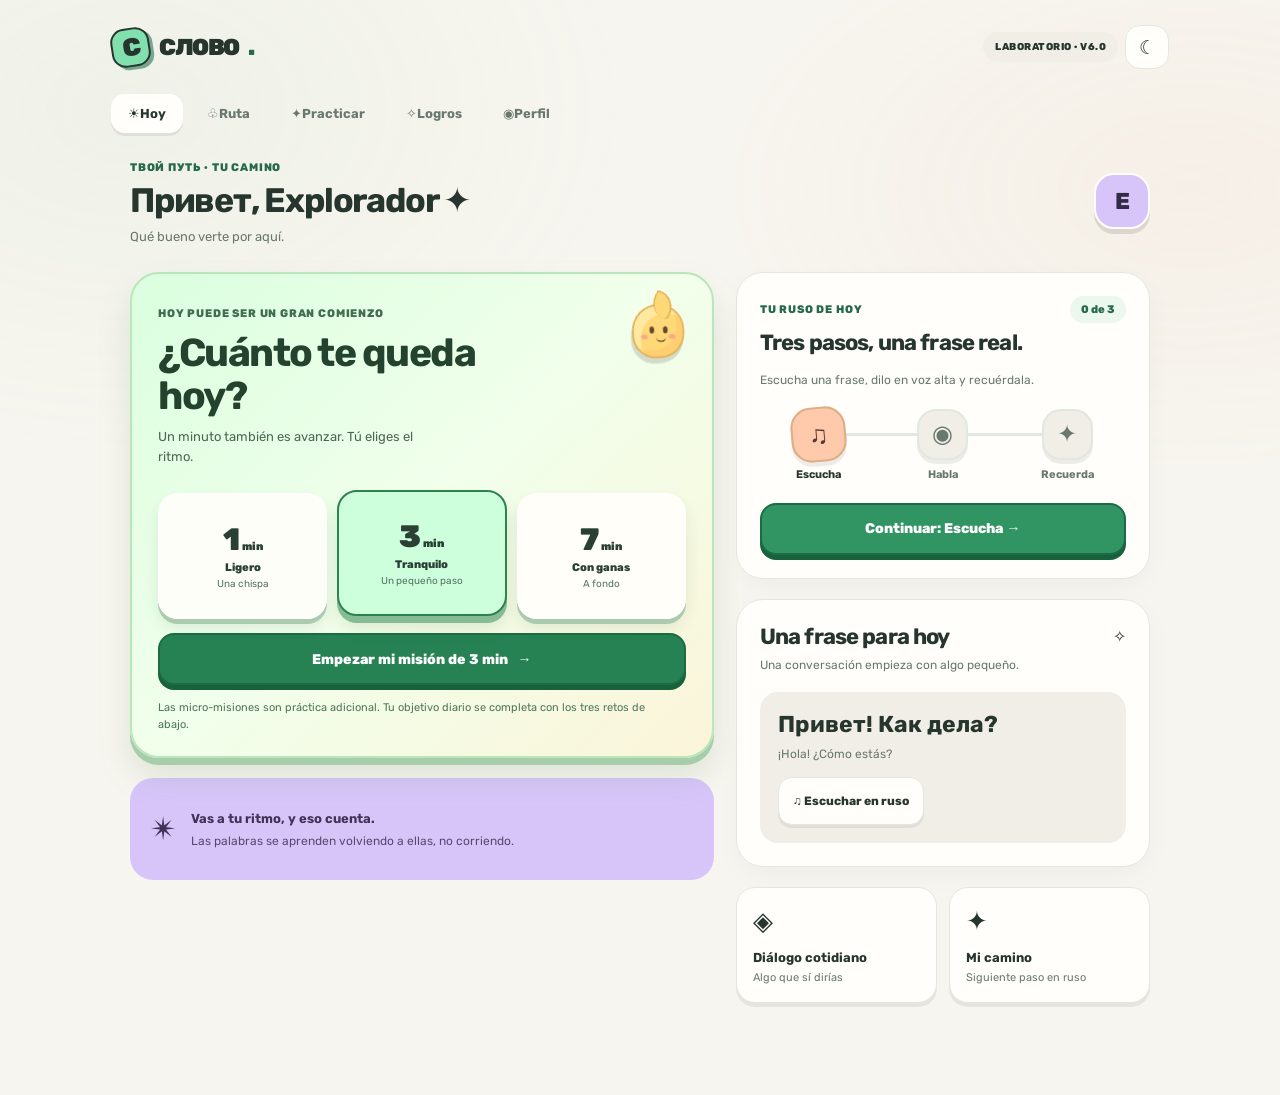
<file: prototypes/slovo-6/index.html>
<!doctype html>
<html lang="es">
<head>
<meta charset="UTF-8">
<meta name="viewport" content="width=device-width,initial-scale=1,viewport-fit=cover">
<meta name="theme-color" content="#f7f5ef">
<meta name="description" content="Prototipo interactivo independiente del diseño СЛОВО 6.0. No conectado con las cuentas reales.">
<title>СЛОВО 6.0 · Laboratorio de diseño</title>
<link rel="preconnect" href="https://fonts.googleapis.com">
<link rel="preconnect" href="https://fonts.gstatic.com" crossorigin>
<link href="https://fonts.googleapis.com/css2?family=Rubik:wght@400;500;600;700;800;900&display=swap" rel="stylesheet">
<style>
:root{font-family:Rubik,-apple-system,BlinkMacSystemFont,"Segoe UI",sans-serif;font-synthesis:none;color-scheme:light;--bg:#f7f5ef;--panel:#fffefa;--panel2:#f0eee6;--ink:#26352d;--muted:#69796f;--line:#e0e8df;--mint:#82e0af;--mintdeep:#276a4b;--peach:#ffc9ac;--lilac:#d7c5fa;--sky:#b2e2f9;--shadow:0 5px 0 #d9ded5,0 18px 35px #6b70661a;--hover:0 3px 0 #cdd3cb,0 9px 19px #6b706623;--soft:#ecf7ed;--nav:#fffefa;--focus:#173f2d}
:root[data-theme=dark]{color-scheme:dark;--bg:#111e20;--panel:#203032;--panel2:#172629;--ink:#f3f7f1;--muted:#b4c6c0;--line:#385150;--mint:#8be8bb;--mintdeep:#a5ffcf;--peach:#a96451;--lilac:#6b5d91;--sky:#456e86;--shadow:0 5px 0 #122125,0 18px 35px #08121155;--hover:0 3px 0 #0d1a1b,0 9px 19px #09121266;--soft:#254a3d;--nav:#1b2b2d;--focus:#bfffe0}
*{box-sizing:border-box}html{min-height:100%;scroll-behavior:smooth}body{margin:0;min-height:100vh;background:var(--bg);color:var(--ink);padding:env(safe-area-inset-top,0px) 0 calc(92px + env(safe-area-inset-bottom,0px));transition:background-color .22s,color .22s}
body:before{content:"";position:fixed;pointer-events:none;inset:0;opacity:.5;background:radial-gradient(ellipse at 10% 12%,#97d3a928,transparent 31%),radial-gradient(ellipse at 93% 21%,#efb59129,transparent 28%)}button,input{font:inherit}button{color:inherit;cursor:pointer;-webkit-tap-highlight-color:transparent;touch-action:manipulation}button:focus-visible,input:focus-visible{outline:3px solid var(--focus);outline-offset:3px}button:disabled{cursor:default;opacity:.7}h1,h2,h3,p{margin:0}p{line-height:1.52}a{color:var(--mintdeep)}
.layout{width:min(1110px,100%);margin:0 auto;position:relative;padding:0 26px}
.top{display:flex;align-items:center;justify-content:space-between;gap:12px;min-height:94px}
.wordmark{display:flex;align-items:center;gap:9px;font-size:23px;font-weight:900;letter-spacing:-1.4px}
.wordmark .symbol{display:grid;place-items:center;width:39px;height:39px;background:var(--mint);border:2px solid var(--ink);border-radius:14px;font-size:25px;transform:rotate(-9deg);box-shadow:3px 3px 0 #77a68c}
.toptools{display:flex;gap:7px;align-items:center}.pill-demo{padding:9px 12px;border-radius:30px;background:var(--panel2);font-size:10px;font-weight:800;letter-spacing:.05em}.icon-btn{border:1px solid var(--line);border-radius:15px;background:var(--panel);height:44px;min-width:44px;font-size:19px}
.desktop-tabs{display:flex;align-items:center;gap:7px;margin:0 0 23px}.desktop-tabs button{background:transparent;color:var(--muted);border:0;border-radius:14px;padding:12px 17px;font-size:13px;font-weight:700}.desktop-tabs button.active{background:var(--panel);color:var(--ink);box-shadow:0 3px 0 #00000012}
.page{max-width:1020px;margin:0 auto;min-height:620px;animation:enter .24s both}
.eyebrow{color:var(--mintdeep);font-weight:800;font-size:11px;letter-spacing:.075em;text-transform:uppercase}
.hello{display:flex;justify-content:space-between;align-items:center;gap:10px;margin:8px 0 25px}.hello h1{font-size:clamp(27px,3vw,34px);letter-spacing:-1.2px;margin:6px 0 5px;line-height:1.2}.subtle{color:var(--muted);font-size:13px}.avatar{display:grid;place-items:center;overflow:hidden;width:56px;height:56px;border-radius:20px;background:var(--lilac);color:#332b46;border:2px solid var(--panel);box-shadow:0 5px 0 #0000001c;font-size:23px;font-weight:800}.avatar img{width:100%;height:100%;object-fit:cover}.avatar.big{width:98px;height:98px;font-size:37px;border-radius:31px}.avatar:active{transform:translateY(2px)}
.home-grid{display:grid;grid-template-columns:minmax(0,1.17fr) minmax(0,.83fr);align-items:start;gap:22px}
.stack{display:grid;gap:20px}.section-card{background:var(--panel);border:1.5px solid var(--line);border-radius:27px;padding:23px;box-shadow:0 9px 27px #00000008}.section-card h2{font-size:22px;letter-spacing:-.85px}.section-sub{font-size:12px;color:var(--muted);margin-top:6px}
.hero{background:linear-gradient(138deg,#daffdf,#f1ffeb 49%,#fbf5d9);position:relative;color:#24432e;border:2px solid #b9e6bb;border-radius:29px;padding:28px 26px 23px;overflow:hidden;box-shadow:0 7px 0 #a7cdab,0 19px 32px #6a99642e}
:root[data-theme=dark] .hero{background:linear-gradient(130deg,#21483d,#2b5243 70%,#3c4839);border-color:#557b68;color:#f2fff3;box-shadow:0 7px 0 #112f28,0 19px 32px #0005}
.hero .eyebrow{color:#416d51}:root[data-theme=dark] .hero .eyebrow{color:#c3f7dc}
.hero h2{font-size:clamp(29px,3.4vw,39px);letter-spacing:-1.5px;line-height:1.12;margin:11px 0 8px;max-width:385px;position:relative;z-index:1}.hero .lead{font-size:13px;max-width:280px;opacity:.8;position:relative;z-index:1}
.iskra{position:relative;display:grid;place-items:center;flex:none;width:82px;height:90px;filter:drop-shadow(0 7px 0 #0002);transform-origin:center 85%}
.iskra-core{height:68px;width:66px;background:#ffd978;border:2px solid #e3ac51;border-radius:49% 48% 46% 44%;transform:rotate(-13deg);position:relative;box-shadow:inset -8px -8px 0 #ffbf676b, inset 9px 10px 0 #fff4bd9c}
.iskra-core:before{content:"";position:absolute;width:24px;height:28px;left:23px;top:-16px;background:#ffd978;border:2px solid #e3ac51;border-bottom:0;border-radius:4px 100% 8px 100%;transform:rotate(28deg);z-index:-1}
.eye{width:6px;height:9px;background:#64472f;border-radius:50%;position:absolute;top:26px}.eye.left{left:20px}.eye.right{right:19px}.mouth{position:absolute;top:39px;left:28px;width:13px;height:7px;border-bottom:2px solid #64472f;border-radius:0 0 90px 90px}.cheek{width:9px;height:6px;border-radius:50%;background:#fc9c8b;position:absolute;top:36px;opacity:.8}.cheek.left{left:9px}.cheek.right{right:9px}
.iskra.floating{position:absolute;right:18px;top:5px;transform:rotate(12deg) scale(.79)}.iskra.floating.motion{animation:bob 3.8s ease-in-out infinite}.iskra:hover{animation:wiggle .5s both}
.modes{display:grid;grid-template-columns:repeat(3,minmax(0,1fr));gap:10px;margin:27px 0 14px;position:relative;z-index:1}
.mode{border:2px solid #ffffff90;background:#fffefaed;color:#2b4034;text-align:center;border-radius:20px;min-height:126px;box-shadow:0 5px 0 #aacbae,0 9px 15px #334c391a;transition:transform .13s,box-shadow .13s,border-color .13s;padding:14px 4px;display:flex;align-items:center;justify-content:center;flex-direction:column;gap:4px}
:root[data-theme=dark] .mode{background:#254236;color:#edfff2;border-color:#517965;box-shadow:0 5px 0 #18342b}
.mode:active,.raised:active{transform:translateY(4px);box-shadow:0 1px 0 #0002!important}
.mode[aria-pressed=true]{border-color:#2e8250;background:#ceffdd;transform:translateY(-3px);box-shadow:0 7px 0 #85bc96,0 12px 16px #527a4f26}
:root[data-theme=dark] .mode[aria-pressed=true]{background:#355f46;border-color:#baffcc}
.mode strong{font-size:31px;font-weight:900;line-height:1.1}.mode strong small{font-size:11px}.mode .mode-label{font-size:11px;font-weight:800}.mode .mode-note{font-size:10px;color:#547361}
:root[data-theme=dark] .mode .mode-note{color:#c9dfd1}
.primary{display:flex;align-items:center;justify-content:center;gap:9px;text-align:center;width:100%;min-height:52px;border:2px solid #1d6b44;border-radius:16px;background:#319563;color:#fff;font-weight:800;font-size:14px;box-shadow:0 5px 0 #17623d;transition:transform .13s,box-shadow .13s,background .15s}
.primary:hover{background:#287d51}.primary:active{transform:translateY(4px);box-shadow:0 1px 0 #17623d}.primary:disabled{opacity:.7}
.hero .primary{background:#268252}.micro-clarity{font-size:11px;line-height:1.5;margin-top:15px;color:#4f765c;max-width:520px}:root[data-theme=dark] .micro-clarity{color:#b6dbcb}
.mini-label{font-size:10px;font-weight:800;letter-spacing:.08em;color:var(--muted);text-transform:uppercase}
.row{display:flex;justify-content:space-between;align-items:center;gap:12px}
.badge{padding:7px 11px;border-radius:30px;background:var(--soft);font-size:11px;color:var(--mintdeep);font-weight:800;white-space:nowrap}
.today-title{margin:6px 0 15px}.daily-path{display:grid;grid-template-columns:repeat(3,1fr);gap:7px;margin:20px 0 22px;position:relative}.daily-path:before{content:"";height:3px;position:absolute;left:16%;right:16%;top:24px;background:var(--line)}.step{position:relative;z-index:1;border:0;background:transparent;display:flex;flex-direction:column;align-items:center;gap:8px;text-align:center;color:var(--muted);font-weight:700;font-size:11px;padding:0}
.step-symbol{display:grid;place-items:center;width:51px;height:51px;border-radius:19px;background:var(--panel2);border:2px solid var(--line);font-size:24px;box-shadow:0 4px 0 #00000012;transition:transform .22s}
.step.complete .step-symbol{background:#bbf3cf;border-color:#68bb82;color:#285d3c}.step.current .step-symbol{background:var(--peach);border-color:#dfae86;color:#58382a;transform:rotate(-5deg) scale(1.08)}.step.complete,.step.current{color:var(--ink)}
.mini-action{border:1.5px solid var(--line);background:var(--panel);border-radius:14px;min-height:48px;padding:11px 14px;font-weight:750;font-size:12px;box-shadow:0 3px 0 #0001}
.note-card{border-radius:23px;background:var(--lilac);color:#403357;padding:19px 20px;display:flex;align-items:center;gap:14px;min-height:102px}.note-card strong{font-size:13px}.note-card p{font-size:12px;margin-top:5px;opacity:.84}.note-glyph{font-size:32px;flex:none}
.more{display:grid;grid-template-columns:repeat(2,minmax(0,1fr));gap:12px}.more button{min-height:116px;text-align:left;border:1.5px solid var(--line);background:var(--panel);border-radius:19px;padding:16px;box-shadow:0 4px 0 #0001}.more button span{display:block;font-size:26px;margin-bottom:10px}.more button strong{font-size:13px}.more button small{display:block;color:var(--muted);font-size:11px;margin-top:5px}
.page-head{display:flex;align-items:center;gap:13px;margin:14px 0 22px}.page-head .back{border:1px solid var(--line);background:var(--panel);border-radius:15px;width:44px;height:44px;flex:none}.page-head h1{font-size:27px;letter-spacing:-1px}.page-head p{font-size:12px;color:var(--muted);margin-top:5px}
.exercise-wrap{max-width:630px;margin:0 auto}.exercise-card{border:1.5px solid var(--line);border-radius:29px;background:var(--panel);padding:25px;box-shadow:var(--shadow)}.progress-track{background:var(--panel2);height:10px;border-radius:30px;overflow:hidden;flex:1}.progress-track span{display:block;width:0;height:100%;background:var(--mint);border-radius:30px;transition:width .38s cubic-bezier(.2,1,.3,1)}
.speech-bubble{position:relative;background:var(--soft);border:1.5px solid var(--line);padding:23px 21px;border-radius:21px;margin:23px 0 17px;max-width:500px}.speech-bubble:before{content:"";position:absolute;bottom:-12px;left:44px;height:20px;width:20px;background:var(--soft);border-bottom:1.5px solid var(--line);border-right:1.5px solid var(--line);transform:rotate(45deg)}.speech-bubble h2{font-size:31px;line-height:1.3;font-weight:750;letter-spacing:-.7px}.speech-bubble p{font-size:13px;color:var(--muted);margin-top:9px}
.listen{min-height:45px;border:1.5px solid var(--line);border-radius:14px;background:var(--panel2);padding:9px 14px;font-size:13px;font-weight:700}.answers{display:grid;gap:11px;margin-top:24px}.answer{width:100%;min-height:59px;border:2px solid var(--line);background:var(--panel);border-radius:17px;text-align:left;padding:15px 17px;font-weight:650;box-shadow:0 4px 0 #00000013;transition:background .14s,transform .14s}.answer:active{transform:translateY(3px);box-shadow:none}.answer.selected{border-color:#51b47e;background:var(--soft)}.answer.bad{border-color:#cf9279;background:var(--peach);color:#4a3328}
.feedback{border-radius:18px;background:var(--soft);border:1px solid var(--line);padding:18px;margin-top:22px}.feedback h3{font-size:18px;margin-bottom:6px}.feedback p{color:var(--muted);font-size:12px}.feedback .primary{margin-top:15px}.exercise-footer{color:var(--muted);font-size:11px;margin-top:16px;text-align:center}
.profile-wrap{max-width:730px;margin:0 auto}.profile-banner{border-radius:27px;background:linear-gradient(135deg,var(--lilac),var(--peach));color:#332a3c;padding:24px;display:flex;gap:19px;align-items:center}.profile-banner h2{font-size:24px;letter-spacing:-.7px}.profile-banner p{font-size:12px;margin-top:4px}.editbox{padding:24px;margin-top:20px}.field{display:grid;gap:9px;margin:16px 0}.field label{font-size:12px;font-weight:800}.field input{min-height:49px;padding:11px 13px;border:1.5px solid var(--line);border-radius:14px;background:var(--panel);color:var(--ink);font-size:16px}.setting{display:flex;justify-content:space-between;align-items:center;gap:15px;border-bottom:1px solid var(--line);padding:17px 0}.setting:last-child{border:0}.setting strong{font-size:13px}.setting small{display:block;font-size:11px;color:var(--muted);margin-top:5px}.switch{min-width:54px;height:32px;border:1px solid var(--line);border-radius:99px;background:var(--panel2);padding:3px;display:flex;align-items:center;transition:background .2s}.switch:before{content:"";width:24px;height:24px;background:var(--muted);border-radius:50%;transition:transform .2s}.switch[aria-checked=true]{background:#8ce5b3}.switch[aria-checked=true]:before{background:#236948;transform:translateX(21px)}
.preview-note{border:1px dashed var(--line);padding:14px;border-radius:15px;margin-top:18px;font-size:11px;color:var(--muted);line-height:1.5}
.placeholder{max-width:720px;margin:0 auto}.placeholder .section-card{display:grid;gap:14px}.placeholder .section-card>h2{font-size:28px}.feature-list{display:grid;gap:10px}.feature{background:var(--panel2);border-radius:17px;padding:16px;display:flex;align-items:center;gap:12px;font-size:13px}.feature span{font-size:22px}
.bottomnav{display:none;position:fixed;bottom:0;left:0;right:0;background:var(--nav);border-top:1px solid var(--line);padding:9px 7px calc(8px + env(safe-area-inset-bottom,0px));z-index:10;box-shadow:0 -9px 28px #00000009}.bottomnav button{border:0;background:transparent;border-radius:12px;padding:9px 4px;display:flex;flex-direction:column;align-items:center;gap:5px;font-size:10px;font-weight:700;color:var(--muted);min-width:55px}.bottomnav button .nav-symbol{font-size:22px;line-height:1}.bottomnav button.active{color:var(--mintdeep);background:var(--soft)}
.floating-flash{position:fixed;top:18%;left:50%;transform:translateX(-50%);z-index:80;max-width:min(440px,85%);border-radius:20px;background:#2f865d;color:#fff;padding:15px 24px;box-shadow:0 14px 50px #0004;font-size:14px;font-weight:750;pointer-events:none;animation:flash .95s both}
.confetti{position:fixed;inset:0;pointer-events:none;overflow:hidden;z-index:100}.confetti i{position:absolute;top:-15px;left:var(--x);width:9px;height:16px;border-radius:3px;background:var(--c);animation:confetti 1.25s var(--delay) ease-in forwards}
@keyframes confetti{0%{opacity:0;transform:translateY(-25px) rotate(0deg)}18%{opacity:1}85%{opacity:1}100%{opacity:0;transform:translateY(110vh) rotate(580deg)}}
@keyframes enter{from{opacity:0;transform:translateY(9px)}to{opacity:1;transform:translateY(0)}}@keyframes bob{50%{transform:translateY(-8px) rotate(9deg) scale(.81)}}@keyframes wiggle{0%,100%{transform:rotate(0)}25%{transform:rotate(-7deg)}70%{transform:rotate(7deg)}}@keyframes flash{0%{opacity:0;transform:translate(-50%,-12px)}15%,75%{opacity:1;transform:translate(-50%,0)}100%{opacity:0;transform:translate(-50%,-12px)}}
@media(max-width:780px){.layout{padding:0 17px}.top{min-height:83px}.desktop-tabs{display:none}.home-grid{grid-template-columns:1fr;gap:18px}.bottomnav{display:flex;justify-content:space-around}.page{min-height:0}.stack{gap:17px}.hello{margin:12px 0 23px}.hero h2{font-size:32px}.hero{padding:25px 18px 20px}.mode{min-height:115px}.section-card{padding:20px}.pill-demo{font-size:9px;padding:8px}}
@media(max-width:370px){.mode{min-height:107px}.mode strong{font-size:25px}.mode .mode-note{font-size:9px}.mode .mode-label{font-size:10px}.hero h2{font-size:29px}.iskra.floating{right:-5px;top:0;transform:scale(.65)}.toptools{gap:3px}.pill-demo{padding:7px}}
@media(prefers-reduced-motion:reduce){*,*:before,*:after{animation:none!important;transition:none!important;scroll-behavior:auto!important}}
</style>
</head>
<body>
<div class="layout">
<header class="top"><div class="wordmark"><span class="symbol">С</span>СЛОВО<span style="color:var(--mintdeep)">.</span></div><div class="toptools"><span class="pill-demo">LABORATORIO · V6.0</span><button class="icon-btn" id="themeTop" data-action="theme" aria-label="Cambiar entre tema claro y oscuro">☾</button></div></header>
<nav class="desktop-tabs" id="desktopNav" aria-label="Secciones de la maqueta"></nav>
<main id="app" aria-live="polite"></main>
</div>
<nav class="bottomnav" id="mobileNav" aria-label="Navegación principal"></nav>
<script>
(function(){
'use strict';
const KEY='slovo_v6_demo_only';
const fresh=()=>({name:'Explorador',theme:'light',motion:true,sound:false,companion:true,daily:{listen:false,speak:false,recall:false},mode:'3',xp:24,avatar:'',history:[]});
let state=fresh(),screen='hoy',session=null,feedback=null,shownResult=false;
try{const saved=JSON.parse(localStorage.getItem(KEY));if(saved&&typeof saved==='object')state={...fresh(),...saved,daily:{...fresh().daily,...(saved.daily||{})}}}catch(e){}
const app=document.getElementById('app');
const icons={hoy:'☀',ruta:'♧',practicar:'✦',logros:'✧',perfil:'◉'};
const labels={hoy:'Hoy',ruta:'Ruta',practicar:'Practicar',logros:'Logros',perfil:'Perfil'};
const items=[{id:'listen',name:'Escucha',icon:'♫',phrase:'Привет! Как дела?',es:'¡Hola! ¿Cómo estás?'},{id:'speak',name:'Habla',icon:'◉',phrase:'Привет! Как дела?',es:'¡Hola! ¿Cómo estás?'},{id:'recall',name:'Recuerda',icon:'✦',phrase:'Спасибо!',es:'¡Gracias!'}];
const htmlEscape=s=>String(s).replace(/[&<>"']/g,c=>({'&':'&amp;','<':'&lt;','>':'&gt;','"':'&quot;',"'":'&#39;'}[c]));
function save(){try{localStorage.setItem(KEY,JSON.stringify(state))}catch(e){}}
function count(){return items.filter(x=>state.daily[x.id]).length}
function firstMissing(){return items.find(x=>!state.daily[x.id])||items[0]}
function friendlyName(){return htmlEscape((state.name||'Explorador').trim().slice(0,35))}
function avatar(extra=''){const letter=[...(state.name||'С')].slice(0,1).join('').toUpperCase();return '<span class="avatar '+extra+'">'+(state.avatar?'<img alt="" src="'+state.avatar+'">':htmlEscape(letter))+'</span>'}
function iskra(isSmall){if(!state.companion)return '';return '<div class="iskra '+(isSmall?'floating ':'')+(state.motion?'motion':'')+'" aria-hidden="true"><div class="iskra-core"><span class="eye left"></span><span class="eye right"></span><span class="cheek left"></span><span class="cheek right"></span><span class="mouth"></span></div></div>'}
function renderNav(){const entries=Object.keys(labels);const markup=entries.map(k=>'<button type="button" class="'+(screen===k?'active':'')+'" data-action="nav" data-to="'+k+'" aria-current="'+(screen===k?'page':'false')+'">'+(screen===k?'<span class="nav-symbol">'+icons[k]+'</span>':'<span class="nav-symbol">'+icons[k]+'</span>')+labels[k]+'</button>').join('');document.getElementById('desktopNav').innerHTML=markup;document.getElementById('mobileNav').innerHTML=markup}
function setTheme(){document.documentElement.dataset.theme=state.theme;document.getElementById('themeTop').textContent=state.theme==='dark'?'☀':'☾'}
function renderHome(){
const done=count(),next=firstMissing();
return '<div class="page"><div class="hello"><div><span class="eyebrow">ТВОЙ ПУТЬ · TU CAMINO</span><h1>Привет, '+friendlyName()+' <span aria-hidden="true">✦</span></h1><p class="subtle">Qué bueno verte por aquí.</p></div><button style="border:0;background:transparent;padding:0" aria-label="Personalizar mi perfil" data-action="nav" data-to="perfil">'+avatar()+'</button></div>'+
'<div class="home-grid"><div class="stack"><section class="hero"><span class="eyebrow">HOY PUEDE SER UN GRAN COMIENZO</span>'+iskra(true)+'<h2>¿Cuánto te queda hoy?</h2><p class="lead">Un minuto también es avanzar. Tú eliges el ritmo.</p><div class="modes">'+[1,3,7].map(n=>'<button type="button" class="mode" data-action="mode" data-min="'+n+'" aria-pressed="'+(state.mode===String(n))+'"><strong>'+n+'<small> min</small></strong><span class="mode-label">'+({1:'Ligero',3:'Tranquilo',7:'Con ganas'}[n])+'</span><span class="mode-note">'+({1:'Una chispa',3:'Un pequeño paso',7:'A fondo'}[n])+'</span></button>').join('')+'</div><button type="button" class="primary" data-action="micro-start">Empezar mi misión de '+state.mode+' min <span aria-hidden="true">→</span></button><p class="micro-clarity">Las micro-misiones son práctica adicional. Tu objetivo diario se completa con los tres retos de abajo.</p></section>'+
'<section class="note-card"><span class="note-glyph">✴</span><div><strong>'+(done===3?'¡Ya tienes tu ruso de hoy!':'Vas a tu ritmo, y eso cuenta.')+'</strong><p>'+(done===3?'Vuelve mañana para descubrir una expresión nueva.':'Las palabras se aprenden volviendo a ellas, no corriendo.')+'</p></div></section></div>'+
'<div class="stack"><section class="section-card"><div class="row"><span class="eyebrow">TU RUSO DE HOY</span><span class="badge">'+done+' de 3</span></div><h2 class="today-title">'+(done===3?'¡Lo hiciste!':'Tres pasos, una frase real.')+'</h2><p class="section-sub">Escucha una frase, dilo en voz alta y recuérdala.</p><div class="daily-path">'+items.map(x=>'<button type="button" class="step '+(state.daily[x.id]?'complete':next.id===x.id?'current':'')+'" data-action="daily-step" data-task="'+x.id+'" aria-label="'+x.name+(state.daily[x.id]?', completado':'')+'"><span class="step-symbol">'+(state.daily[x.id]?'✓':x.icon)+'</span><span>'+x.name+'</span></button>').join('')+'</div><button type="button" class="primary" data-action="daily-start">'+(done===3?'Repetir: Escucha':'Continuar: '+next.name)+' →</button></section>'+
'<section class="section-card"><div class="row"><h2>Una frase para hoy</h2><span aria-hidden="true">✧</span></div><p class="section-sub">Una conversación empieza con algo pequeño.</p><div style="margin-top:18px;background:var(--panel2);padding:18px;border-radius:18px"><strong style="font-size:23px" lang="ru">Привет! Как дела?</strong><p style="font-size:12px;color:var(--muted);margin-top:7px">¡Hola! ¿Cómo estás?</p><button class="mini-action" style="margin-top:14px" data-action="speak" data-phrase="Привет! Как дела?">♫ Escuchar en ruso</button></div></section>'+
'<div class="more"><button data-action="nav" data-to="practicar"><span>◈</span><strong>Diálogo cotidiano</strong><small>Algo que sí dirías</small></button><button data-action="nav" data-to="ruta"><span>✦</span><strong>Mi camino</strong><small>Siguiente paso en ruso</small></button></div></div></div></div>';
}
function renderExercise(){
if(!session)return renderHome();
const total=session.type==='daily'?1:session.total,step=session.index+1,item=session.type==='daily'?items.find(x=>x.id===session.task):items[session.index%items.length],name=session.type==='daily'?item.name:'Micro-misión',progress=Math.round((session.index+(feedback?1:0))/total*100),speakTask=session.type==='daily'&&session.task==='speak',replay=session.type==='daily'&&state.daily[session.task];
const title=session.type==='daily'?(session.task==='listen'?'Escucha con calma':session.task==='speak'?'Ahora te toca hablar':'Trae la frase a tu mente'):'Una palabra, un pequeño logro';
const q=speakTask?'Dilo tú en voz alta':session.type==='daily'&&session.task==='recall'?'¿Qué significa esta palabra?':'¿Qué significa esta frase?';
const phrase=item.phrase;
const alternatives=(session.type==='daily'&&session.task==='recall')?[item.es,'Buenos días','Perdón']:[item.es,'Buenas noches','Hasta mañana'];
return '<div class="page exercise-wrap"><div class="page-head"><button class="back" data-action="nav" data-to="hoy" aria-label="Salir del ejercicio">←</button><div><span class="eyebrow">'+(session.type==='daily'?'RETO DEL DÍA':'TU MOMENTO DE RUSO')+'</span><h1>'+title+'</h1></div></div><div class="exercise-card"><div class="row"><span class="mini-label">'+name+' · '+step+' / '+total+'</span><span class="badge">'+(session.type==='daily'?'Una frase útil':state.mode+' minutos elegidos')+'</span></div><div class="progress-track" style="margin:18px 0" role="progressbar" aria-label="Progreso del ejercicio" aria-valuenow="'+progress+'" aria-valuemin="0" aria-valuemax="100"><span style="width:'+progress+'%"></span></div><div class="row" style="align-items:flex-end"><h2 style="font-size:24px;letter-spacing:-.7px">'+q+'</h2>'+iskra(false)+'</div><div class="speech-bubble"><span class="mini-label">EN RUSO</span><h2 lang="ru">'+htmlEscape(phrase)+'</h2><p>'+(speakTask?'Escúchala primero y después repítela.': 'Puedes escucharla las veces que necesites.')+'</p></div><button class="listen" data-action="speak" data-phrase="'+htmlEscape(phrase)+'">♫ Escuchar pronunciación</button>'+
(feedback?'<div class="feedback" role="status"><h3>'+(feedback.correct?'¡Bien hecho! ✦':'Casi, vamos otra vez 🌿')+'</h3><p>'+(feedback.correct?'Una palabra más que ya conoces.':'La respuesta correcta es «'+htmlEscape(item.es)+'». No pasa nada: equivocarte también enseña.')+'</p><button class="primary" data-action="continue">Seguir →</button></div>':
speakTask?'<div class="answers"><button type="button" class="answer" data-action="answer" data-val="correct">✓ Ya la dije en voz alta</button><button type="button" class="answer" data-action="answer" data-val="correct">Prefiero escuchar una vez más y continuar</button></div>':
'<div class="answers">'+alternatives.map((x,i)=>'<button type="button" class="answer" data-action="answer" data-val="'+(i===0?'correct':'wrong')+'">'+htmlEscape(x)+'</button>').join('')+'</div>')+
'</div><p class="exercise-footer">'+(replay?'Puedes repetir este reto sin duplicar tu progreso.':'Este prototipo guarda únicamente datos de demostración en este navegador.')+'</p></div>';
}
function renderProfile(){return '<div class="page profile-wrap"><div class="page-head"><div><span class="eyebrow">ESTE ES TU ESPACIO</span><h1>Un poquito más tú.</h1><p>Tu forma de aprender merece una app que se sienta tuya.</p></div></div><div class="profile-banner">'+avatar('big')+'<div><span class="mini-label" style="color:#645061">MI PERFIL</span><h2>'+friendlyName()+'</h2><p>Aprendiz curioso · '+state.xp+' XP de muestra</p></div></div><section class="section-card editbox"><h2 style="font-size:19px">Hazla tuya</h2><form id="profileForm"><div class="field"><label for="name">Cómo quieres que te llamemos</label><input id="name" name="name" maxlength="35" placeholder="Tu nombre" value="'+htmlEscape(state.name||'')+'" autocomplete="off" required></div><div class="row" style="gap:10px;flex-wrap:wrap"><label class="mini-action" style="display:inline-flex;align-items:center;cursor:pointer;gap:7px" for="avatarUpload">▧ Elegir foto <input id="avatarUpload" type="file" accept="image/*" hidden></label><button type="submit" class="primary" style="width:auto;flex:1;min-width:160px;padding:10px">Guardar cambios</button></div></form></section><section class="section-card editbox"><h2 style="font-size:19px">Tu ambiente</h2><p class="section-sub">Un toque de magia, solo si tú quieres.</p>'+
setting('Tema oscuro','Cambiar entre claro cálido y noche menta','themeSwitch',state.theme==='dark')+
setting('Animaciones','Rebotes y transiciones suaves','motion',state.motion)+
setting('Sonidos','Celebraciones breves; pronunciación por separado','sound',state.sound)+
setting('Искра, tu chispa','Un pequeño acompañante en tus ejercicios','companion',state.companion)+'</section><div class="preview-note"><strong>Esto es una maqueta segura.</strong> El nombre, la foto y las preferencias se guardan solo para probar el diseño en este navegador. No hay acceso real a Supabase, Google ni a tu progreso de СЛОВО 5.1.</div></div>'}
function setting(name,detail,id,value){return '<div class="setting"><div><strong>'+name+'</strong><small>'+detail+'</small></div><button type="button" role="switch" aria-label="'+name+'" aria-checked="'+value+'" class="switch" data-action="setting" data-key="'+id+'"></button></div>'}
function placeholder(key){const meta={ruta:['El ruso, paso a paso','Un camino de lecciones que se descubre a medida que avanzas.',[['✧','Primera conversación'],['♬','Escucha y responde'],['✦','Alfabeto sin miedo']]],practicar:['Practicar también es jugar','Escucha, recuerda y habla con pequeñas situaciones reales.',[['◉','Diálogos cortitos'],['♫','Escucha de nuevo'],['✿','Palabras por recordar']]],logros:['Todo avance tiene su historia','No necesitas mantener una racha perfecta para estar aprendiendo.',[['✶','Tus '+state.xp+' XP de muestra'],['☀','Tu próximo logro'],['🌱','Cada regreso cuenta']]]}[key];return '<div class="page placeholder"><div class="page-head"><div><span class="eyebrow">PRIMERA EXPLORACIÓN VISUAL</span><h1>'+meta[0]+'</h1><p>'+meta[1]+'</p></div></div><section class="section-card"><h2>Así se sentirá esta sección</h2><div class="feature-list">'+meta[2].map(x=>'<div class="feature"><span>'+x[0]+'</span><strong>'+x[1]+'</strong></div>').join('')+'</div><p class="section-sub">Esta sección es una vista conceptual. En la futura 6.0 conservará las lecciones, diálogos y métricas de СЛОВО 5.1.</p><button type="button" class="primary" data-action="nav" data-to="hoy">Volver a mi práctica →</button></section></div>'}
function render(){renderNav();setTheme();app.innerHTML=screen==='hoy'?renderHome():screen==='reto'?renderExercise():screen==='perfil'?renderProfile():placeholder(screen);document.title='СЛОВО 6.0 · '+(labels[screen]||'Reto')+' (prototipo)'}
function navigate(to){screen=to;session=null;feedback=null;render();window.scrollTo({top:0,behavior:state.motion?'smooth':'instant'})}
function toast(msg){const el=document.createElement('div');el.className='floating-flash';el.textContent=msg;document.body.appendChild(el);setTimeout(()=>el.remove(),950)}
function tone(){if(!state.sound)return;try{const Audio=window.AudioContext||window.webkitAudioContext;if(!Audio)return;const c=new Audio();[560,750,960].forEach((h,i)=>{const osc=c.createOscillator(),g=c.createGain(),t=c.currentTime+i*.075;osc.frequency.value=h;osc.type='sine';g.gain.setValueAtTime(.0001,t);g.gain.exponentialRampToValueAtTime(.035,t+.015);g.gain.exponentialRampToValueAtTime(.0001,t+.2);osc.connect(g).connect(c.destination);osc.start(t);osc.stop(t+.21)});setTimeout(()=>c.close(),850)}catch(e){}}
function celebrate(big){if(!state.motion||window.matchMedia('(prefers-reduced-motion: reduce)').matches)return;const w=document.createElement('div');w.className='confetti';const colors=['#8be8bb','#e9a478','#cfb6ff','#a8ddf3'];for(let i=0;i<(big?18:8);i++){const dot=document.createElement('i');dot.style.setProperty('--x',Math.random()*100+'%');dot.style.setProperty('--c',colors[i%colors.length]);dot.style.setProperty('--delay',Math.random()*.25+'s');w.appendChild(dot)}document.body.appendChild(w);setTimeout(()=>w.remove(),1600)}
function talk(text){if(!('speechSynthesis' in window)){toast('Tu navegador no dispone de voz rusa');return}window.speechSynthesis.cancel();const u=new SpeechSynthesisUtterance(text);u.lang='ru-RU';u.rate=.82;window.speechSynthesis.speak(u)}
function answer(ok){if(feedback)return;feedback={correct:ok};render();if(ok)tone()}
function next(){const ok=feedback?.correct||false;if(!session)return;const micro=session.type==='micro';if(micro){session.index++;feedback=null;if(session.index<session.total){render();return}state.xp+=session.total*2;save();celebrate(false);toast('¡Tu misión de '+state.mode+' min está completa!');navigate('hoy');return}
const was=state.daily[session.task];if(!was){state.daily[session.task]=true;state.xp+=8;save();celebrate(count()===3);tone()}toast(was?'¡Repasado!':count()===3?'¡Completaste tu ruso de hoy!':'¡Un paso más!');navigate('hoy')}
function upload(file){if(!file)return;if(!file.type.startsWith('image/')||file.size>8e6){toast('Elige una imagen menor de 8 MB');return}const url=URL.createObjectURL(file),img=new Image();img.onload=()=>{const c=document.createElement('canvas');c.width=200;c.height=200;const side=Math.min(img.width,img.height),sx=(img.width-side)/2,sy=(img.height-side)/2;c.getContext('2d').drawImage(img,sx,sy,side,side,0,0,200,200);state.avatar=c.toDataURL('image/jpeg',.7);URL.revokeObjectURL(url);save();render();toast('Foto de demostración actualizada')};img.onerror=()=>{URL.revokeObjectURL(url);toast('No se pudo abrir esa imagen')};img.src=url}
document.addEventListener('click',e=>{const btn=e.target.closest('[data-action]');if(!btn||btn.disabled)return;const a=btn.dataset.action;if(a==='nav'){navigate(btn.dataset.to);return}if(a==='theme'){state.theme=state.theme==='dark'?'light':'dark';save();render();return}if(a==='mode'){state.mode=btn.dataset.min;save();render();return}if(a==='micro-start'){session={type:'micro',index:0,total:({1:1,3:2,7:4}[state.mode]||2)};feedback=null;screen='reto';render();window.scrollTo(0,0);return}if(a==='daily-start'||a==='daily-step'){session={type:'daily',task:a==='daily-step'?btn.dataset.task:firstMissing().id,index:0,total:1};feedback=null;screen='reto';render();window.scrollTo(0,0);return}if(a==='speak'){talk(btn.dataset.phrase);return}if(a==='answer'){answer(btn.dataset.val==='correct');return}if(a==='continue'){next();return}if(a==='setting'){const k=btn.dataset.key;if(k==='themeSwitch')state.theme=state.theme==='dark'?'light':'dark';else state[k]=!state[k];save();render();return}});
document.addEventListener('submit',e=>{if(e.target.id!=='profileForm')return;e.preventDefault();state.name=(e.target.elements.name.value||'Explorador').trim().slice(0,35)||'Explorador';save();render();toast('¡Así sí se siente más tuyo!')});
document.addEventListener('change',e=>{if(e.target.id==='avatarUpload')upload(e.target.files?.[0])});
render();
})();
</script>
</body>
</html>
</file>
